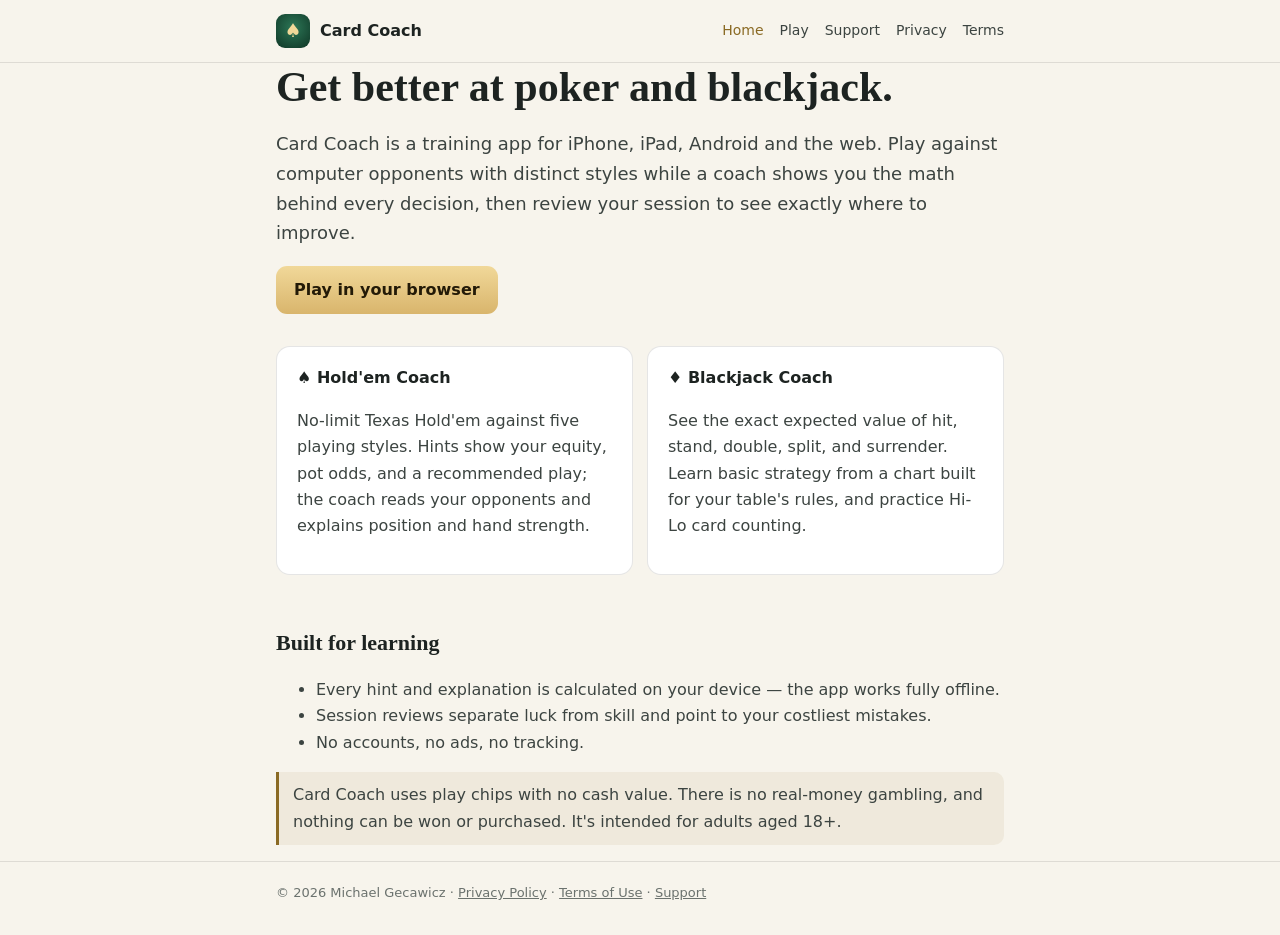
<file: index.html>
<!doctype html>
<html lang="en">
<head>
  <meta charset="utf-8">
  <meta name="viewport" content="width=device-width, initial-scale=1">
  <title>Card Coach</title>
  <meta name="description" content="Card Coach is a poker and blackjack trainer for iPhone and iPad with a built-in coach that shows the math behind every decision.">
  <link rel="stylesheet" href="style.css">
</head>
<body>
  <header class="site">
    <div class="wrap">
      <a class="brand" href="index.html"><span class="mark">♠</span> Card Coach</a>
      <nav>
        <a href="index.html" aria-current="page">Home</a>
        <a href="play/">Play</a>
        <a href="support.html">Support</a>
        <a href="privacy.html">Privacy</a>
        <a href="terms.html">Terms</a>
      </nav>
    </div>
  </header>
  <main class="wrap">
    <h1>Get better at poker and blackjack.</h1>
    <p class="lede">Card Coach is a training app for iPhone, iPad, Android and the web. Play against computer opponents with distinct styles while a coach shows you the math behind every decision, then review your session to see exactly where to improve.</p>
    <p><a class="button" href="play/">Play in your browser</a></p>

    <div class="grid">
      <div class="card">
        <h3>♠ Hold'em Coach</h3>
        <p>No-limit Texas Hold'em against five playing styles. Hints show your equity, pot odds, and a recommended play; the coach reads your opponents and explains position and hand strength.</p>
      </div>
      <div class="card">
        <h3>♦ Blackjack Coach</h3>
        <p>See the exact expected value of hit, stand, double, split, and surrender. Learn basic strategy from a chart built for your table's rules, and practice Hi-Lo card counting.</p>
      </div>
    </div>

    <h2>Built for learning</h2>
    <ul>
      <li>Every hint and explanation is calculated on your device — the app works fully offline.</li>
      <li>Session reviews separate luck from skill and point to your costliest mistakes.</li>
      <li>No accounts, no ads, no tracking.</li>
    </ul>

    <p class="note">Card Coach uses play chips with no cash value. There is no real-money gambling, and nothing can be won or purchased. It's intended for adults aged 18+.</p>
  </main>
  <footer class="site">
    <div class="wrap">© 2026 Michael Gecawicz · <a href="privacy.html">Privacy Policy</a> · <a href="terms.html">Terms of Use</a> · <a href="support.html">Support</a></div>
  </footer>
</body>
</html>
</file>
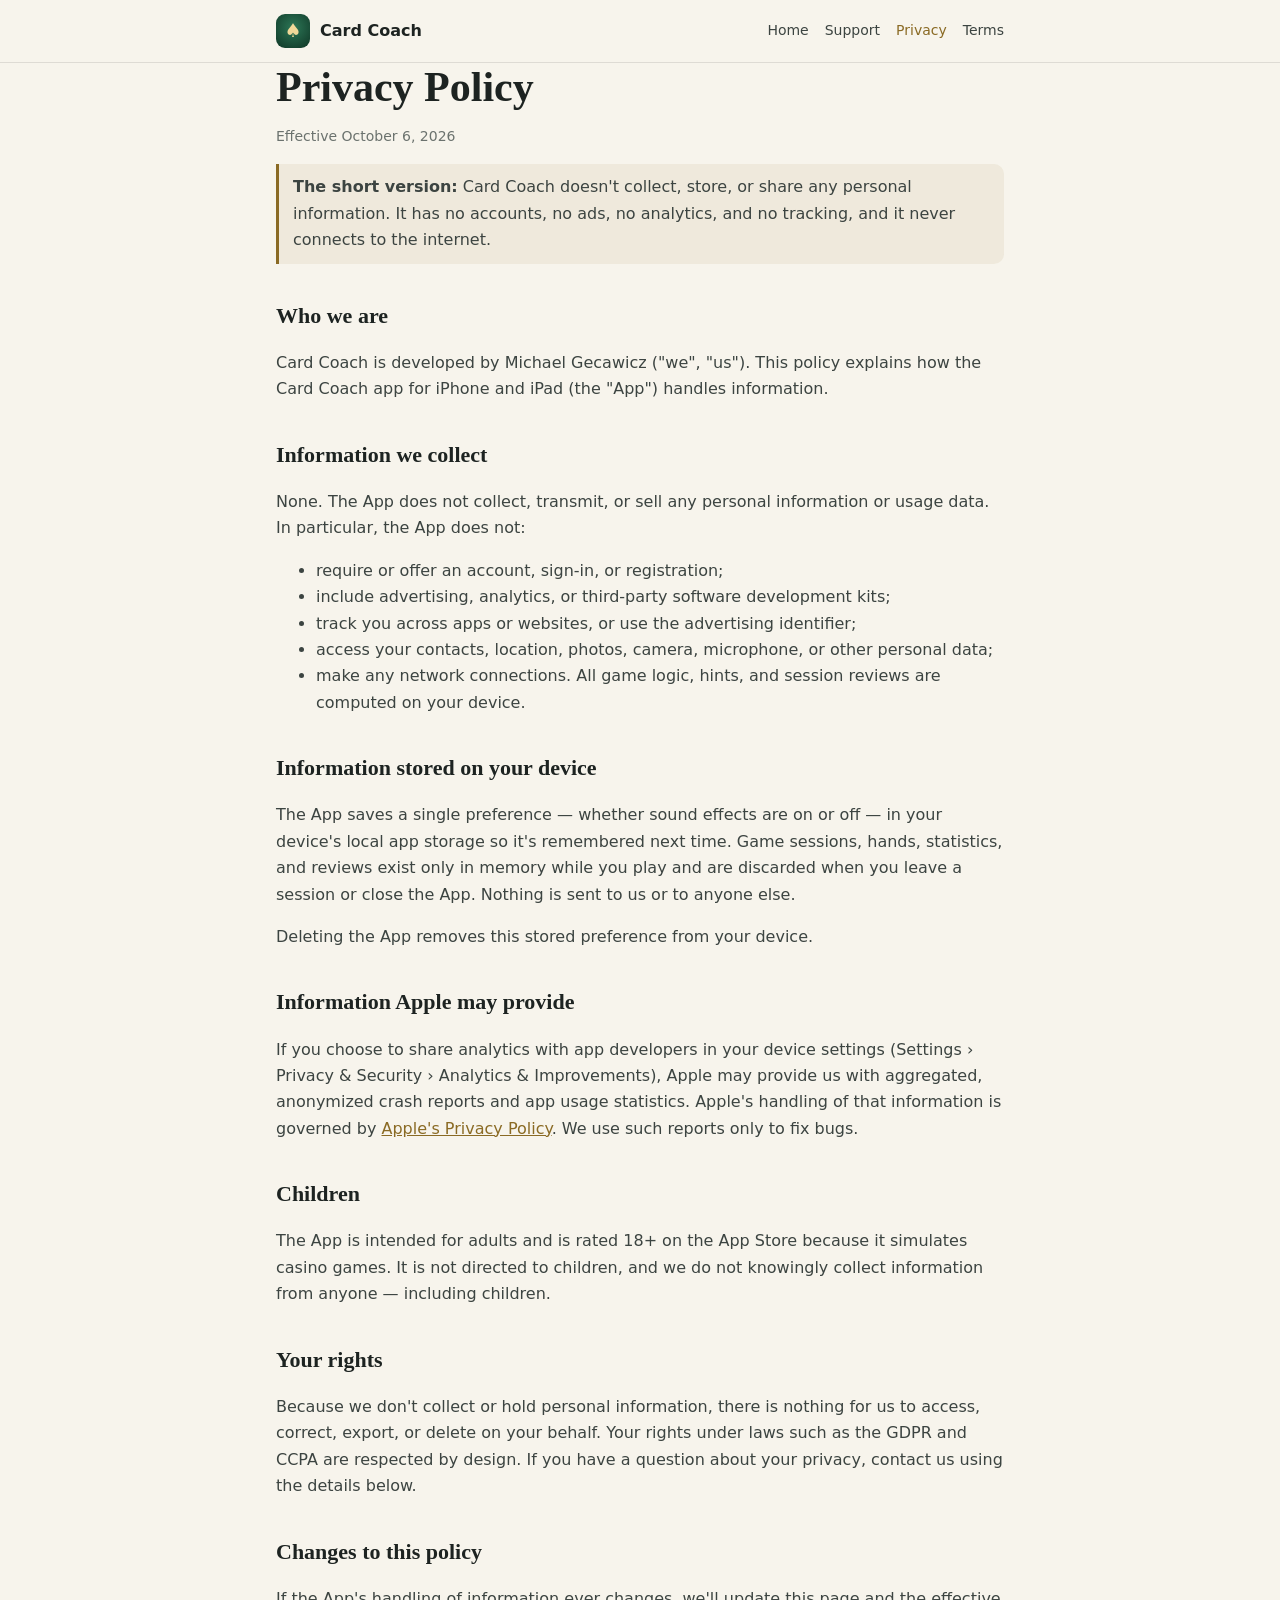
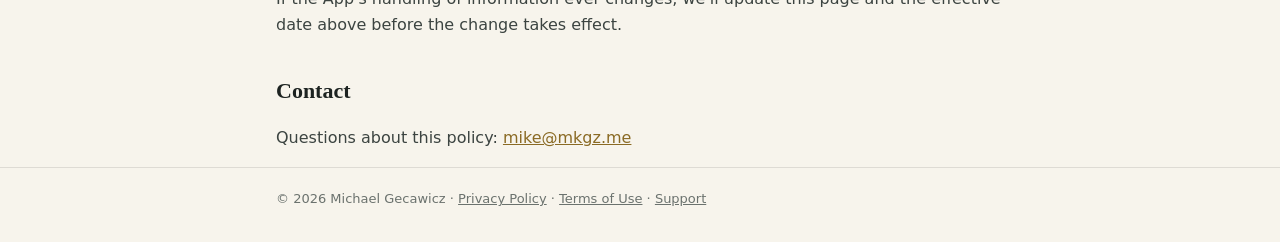
<file: privacy.html>
<!doctype html>
<html lang="en">
<head>
  <meta charset="utf-8">
  <meta name="viewport" content="width=device-width, initial-scale=1">
  <title>Privacy Policy · Card Coach</title>
  <meta name="description" content="Card Coach collects no personal data. Read the full privacy policy.">
  <link rel="stylesheet" href="style.css">
</head>
<body>
  <header class="site">
    <div class="wrap">
      <a class="brand" href="index.html"><span class="mark">♠</span> Card Coach</a>
      <nav>
        <a href="index.html">Home</a>
        <a href="support.html">Support</a>
        <a href="privacy.html" aria-current="page">Privacy</a>
        <a href="terms.html">Terms</a>
      </nav>
    </div>
  </header>
  <main class="wrap">
    <h1>Privacy Policy</h1>
    <p class="meta">Effective October 6, 2026</p>

    <p class="note"><strong>The short version:</strong> Card Coach doesn't collect, store, or share any personal information. It has no accounts, no ads, no analytics, and no tracking, and it never connects to the internet.</p>

    <h2>Who we are</h2>
    <p>Card Coach is developed by Michael Gecawicz ("we", "us"). This policy explains how the Card Coach app for iPhone and iPad (the "App") handles information.</p>

    <h2>Information we collect</h2>
    <p>None. The App does not collect, transmit, or sell any personal information or usage data. In particular, the App does not:</p>
    <ul>
      <li>require or offer an account, sign-in, or registration;</li>
      <li>include advertising, analytics, or third-party software development kits;</li>
      <li>track you across apps or websites, or use the advertising identifier;</li>
      <li>access your contacts, location, photos, camera, microphone, or other personal data;</li>
      <li>make any network connections. All game logic, hints, and session reviews are computed on your device.</li>
    </ul>

    <h2>Information stored on your device</h2>
    <p>The App saves a single preference — whether sound effects are on or off — in your device's local app storage so it's remembered next time. Game sessions, hands, statistics, and reviews exist only in memory while you play and are discarded when you leave a session or close the App. Nothing is sent to us or to anyone else.</p>
    <p>Deleting the App removes this stored preference from your device.</p>

    <h2>Information Apple may provide</h2>
    <p>If you choose to share analytics with app developers in your device settings (Settings › Privacy &amp; Security › Analytics &amp; Improvements), Apple may provide us with aggregated, anonymized crash reports and app usage statistics. Apple's handling of that information is governed by <a href="https://www.apple.com/legal/privacy/">Apple's Privacy Policy</a>. We use such reports only to fix bugs.</p>

    <h2>Children</h2>
    <p>The App is intended for adults and is rated 18+ on the App Store because it simulates casino games. It is not directed to children, and we do not knowingly collect information from anyone — including children.</p>

    <h2>Your rights</h2>
    <p>Because we don't collect or hold personal information, there is nothing for us to access, correct, export, or delete on your behalf. Your rights under laws such as the GDPR and CCPA are respected by design. If you have a question about your privacy, contact us using the details below.</p>

    <h2>Changes to this policy</h2>
    <p>If the App's handling of information ever changes, we'll update this page and the effective date above before the change takes effect.</p>

    <h2>Contact</h2>
    <p>Questions about this policy: <a href="mailto:mike@mkgz.me">mike@mkgz.me</a></p>
  </main>
  <footer class="site">
    <div class="wrap">© 2026 Michael Gecawicz · <a href="privacy.html">Privacy Policy</a> · <a href="terms.html">Terms of Use</a> · <a href="support.html">Support</a></div>
  </footer>
</body>
</html>
</file>
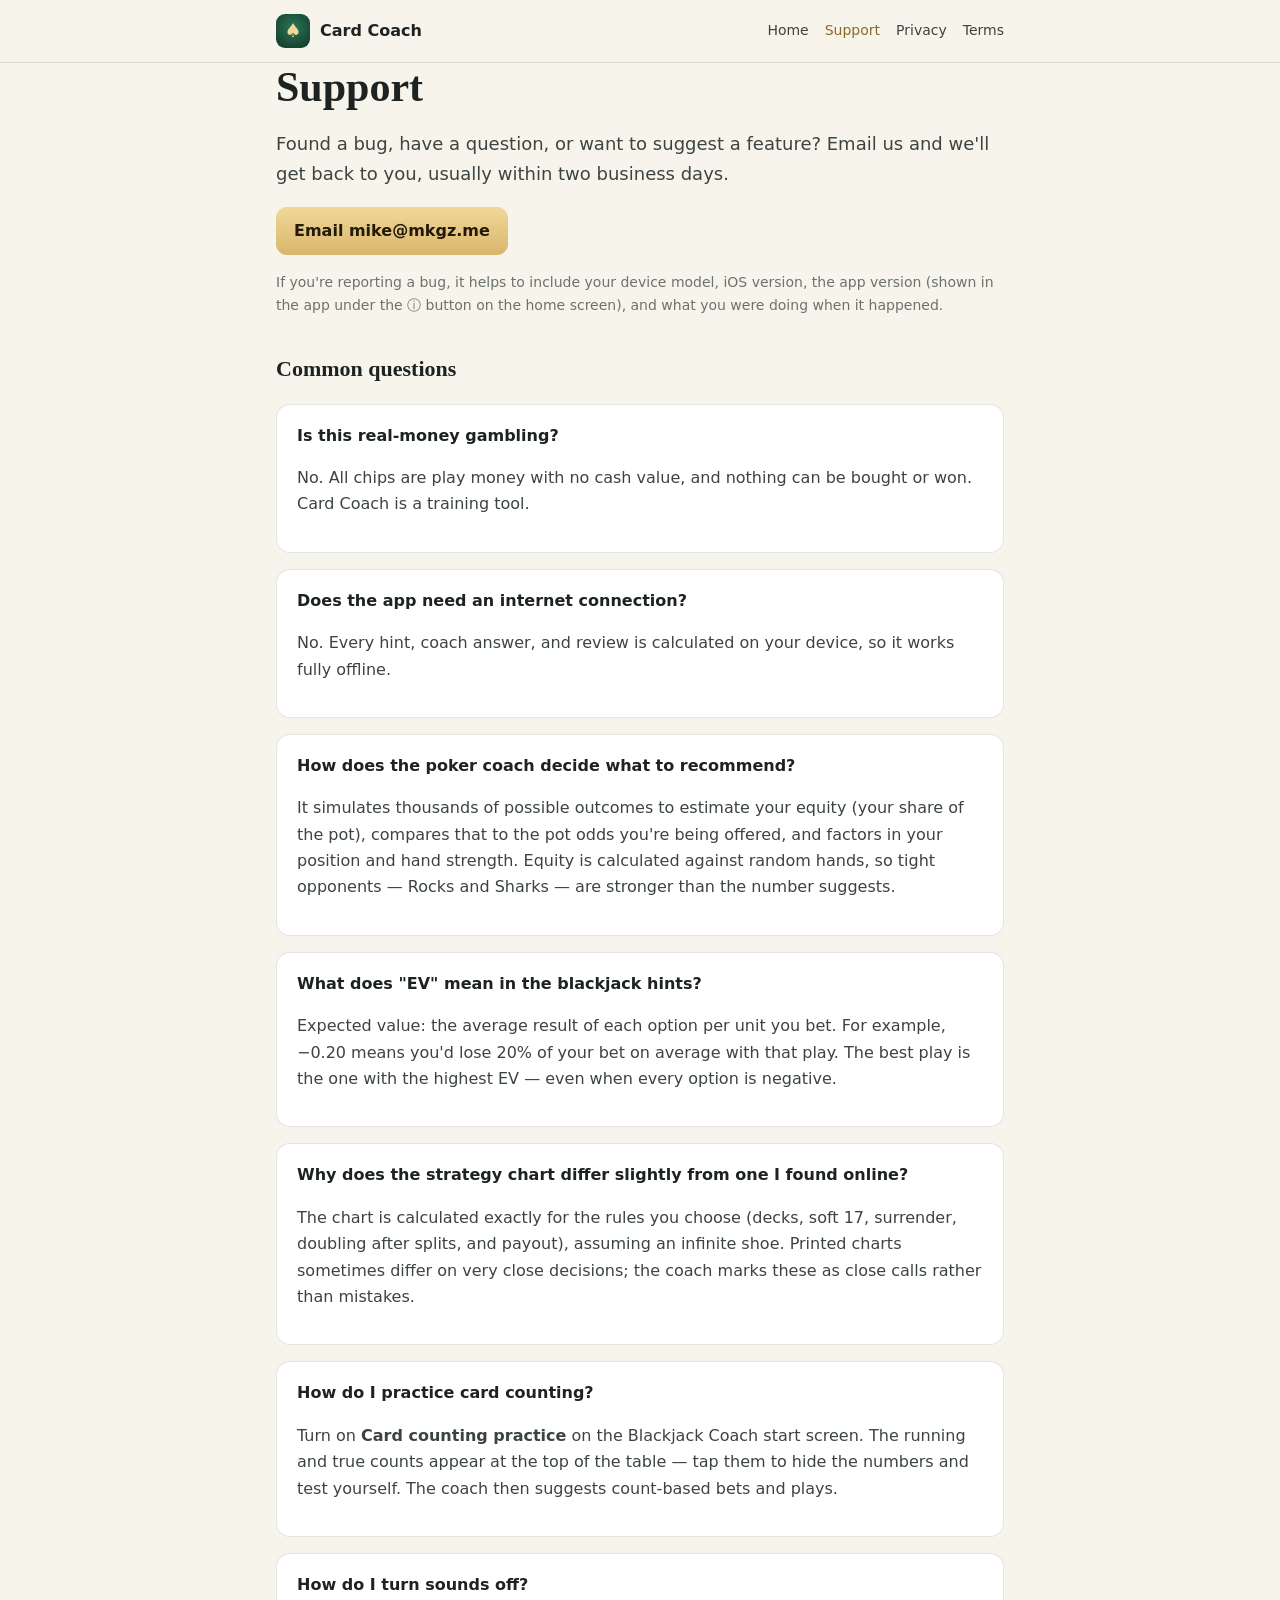
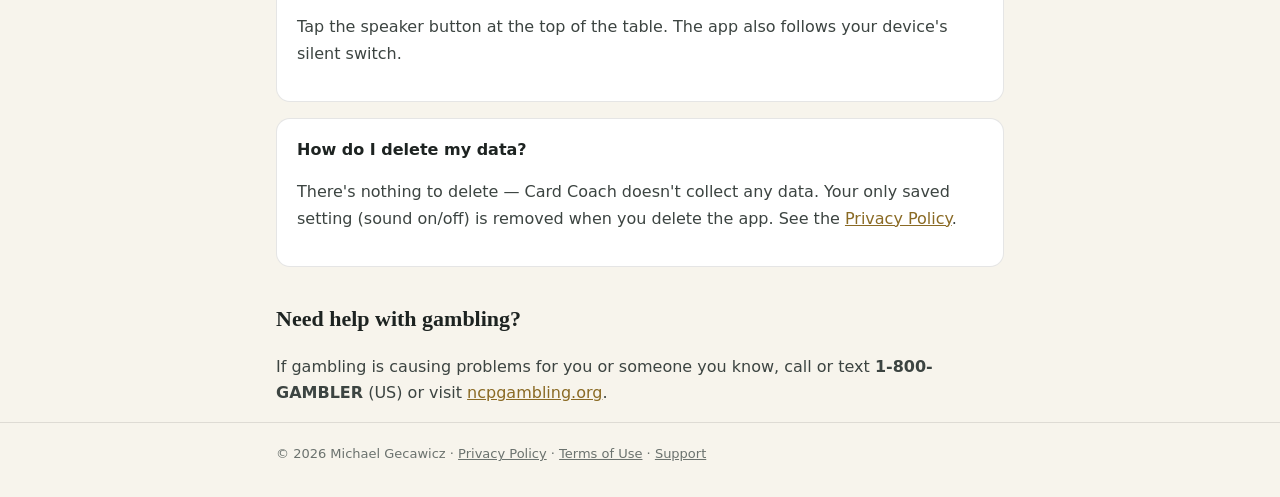
<file: support.html>
<!doctype html>
<html lang="en">
<head>
  <meta charset="utf-8">
  <meta name="viewport" content="width=device-width, initial-scale=1">
  <title>Support · Card Coach</title>
  <meta name="description" content="Get help with Card Coach: contact support and answers to common questions about the poker and blackjack coaches.">
  <link rel="stylesheet" href="style.css">
</head>
<body>
  <header class="site">
    <div class="wrap">
      <a class="brand" href="index.html"><span class="mark">♠</span> Card Coach</a>
      <nav>
        <a href="index.html">Home</a>
        <a href="support.html" aria-current="page">Support</a>
        <a href="privacy.html">Privacy</a>
        <a href="terms.html">Terms</a>
      </nav>
    </div>
  </header>
  <main class="wrap">
    <h1>Support</h1>
    <p class="lede">Found a bug, have a question, or want to suggest a feature? Email us and we'll get back to you, usually within two business days.</p>
    <p><a class="button" href="mailto:mike@mkgz.me?subject=Card%20Coach%20support">Email mike@mkgz.me</a></p>
    <p class="meta">If you're reporting a bug, it helps to include your device model, iOS version, the app version (shown in the app under the ⓘ button on the home screen), and what you were doing when it happened.</p>

    <h2>Common questions</h2>

    <div class="card">
      <h3>Is this real-money gambling?</h3>
      <p>No. All chips are play money with no cash value, and nothing can be bought or won. Card Coach is a training tool.</p>
    </div>

    <div class="card">
      <h3>Does the app need an internet connection?</h3>
      <p>No. Every hint, coach answer, and review is calculated on your device, so it works fully offline.</p>
    </div>

    <div class="card">
      <h3>How does the poker coach decide what to recommend?</h3>
      <p>It simulates thousands of possible outcomes to estimate your equity (your share of the pot), compares that to the pot odds you're being offered, and factors in your position and hand strength. Equity is calculated against random hands, so tight opponents — Rocks and Sharks — are stronger than the number suggests.</p>
    </div>

    <div class="card">
      <h3>What does "EV" mean in the blackjack hints?</h3>
      <p>Expected value: the average result of each option per unit you bet. For example, −0.20 means you'd lose 20% of your bet on average with that play. The best play is the one with the highest EV — even when every option is negative.</p>
    </div>

    <div class="card">
      <h3>Why does the strategy chart differ slightly from one I found online?</h3>
      <p>The chart is calculated exactly for the rules you choose (decks, soft 17, surrender, doubling after splits, and payout), assuming an infinite shoe. Printed charts sometimes differ on very close decisions; the coach marks these as close calls rather than mistakes.</p>
    </div>

    <div class="card">
      <h3>How do I practice card counting?</h3>
      <p>Turn on <strong>Card counting practice</strong> on the Blackjack Coach start screen. The running and true counts appear at the top of the table — tap them to hide the numbers and test yourself. The coach then suggests count-based bets and plays.</p>
    </div>

    <div class="card">
      <h3>How do I turn sounds off?</h3>
      <p>Tap the speaker button at the top of the table. The app also follows your device's silent switch.</p>
    </div>

    <div class="card">
      <h3>How do I delete my data?</h3>
      <p>There's nothing to delete — Card Coach doesn't collect any data. Your only saved setting (sound on/off) is removed when you delete the app. See the <a href="privacy.html">Privacy Policy</a>.</p>
    </div>

    <h2>Need help with gambling?</h2>
    <p>If gambling is causing problems for you or someone you know, call or text <strong>1-800-GAMBLER</strong> (US) or visit <a href="https://www.ncpgambling.org/">ncpgambling.org</a>.</p>
  </main>
  <footer class="site">
    <div class="wrap">© 2026 Michael Gecawicz · <a href="privacy.html">Privacy Policy</a> · <a href="terms.html">Terms of Use</a> · <a href="support.html">Support</a></div>
  </footer>
</body>
</html>
</file>
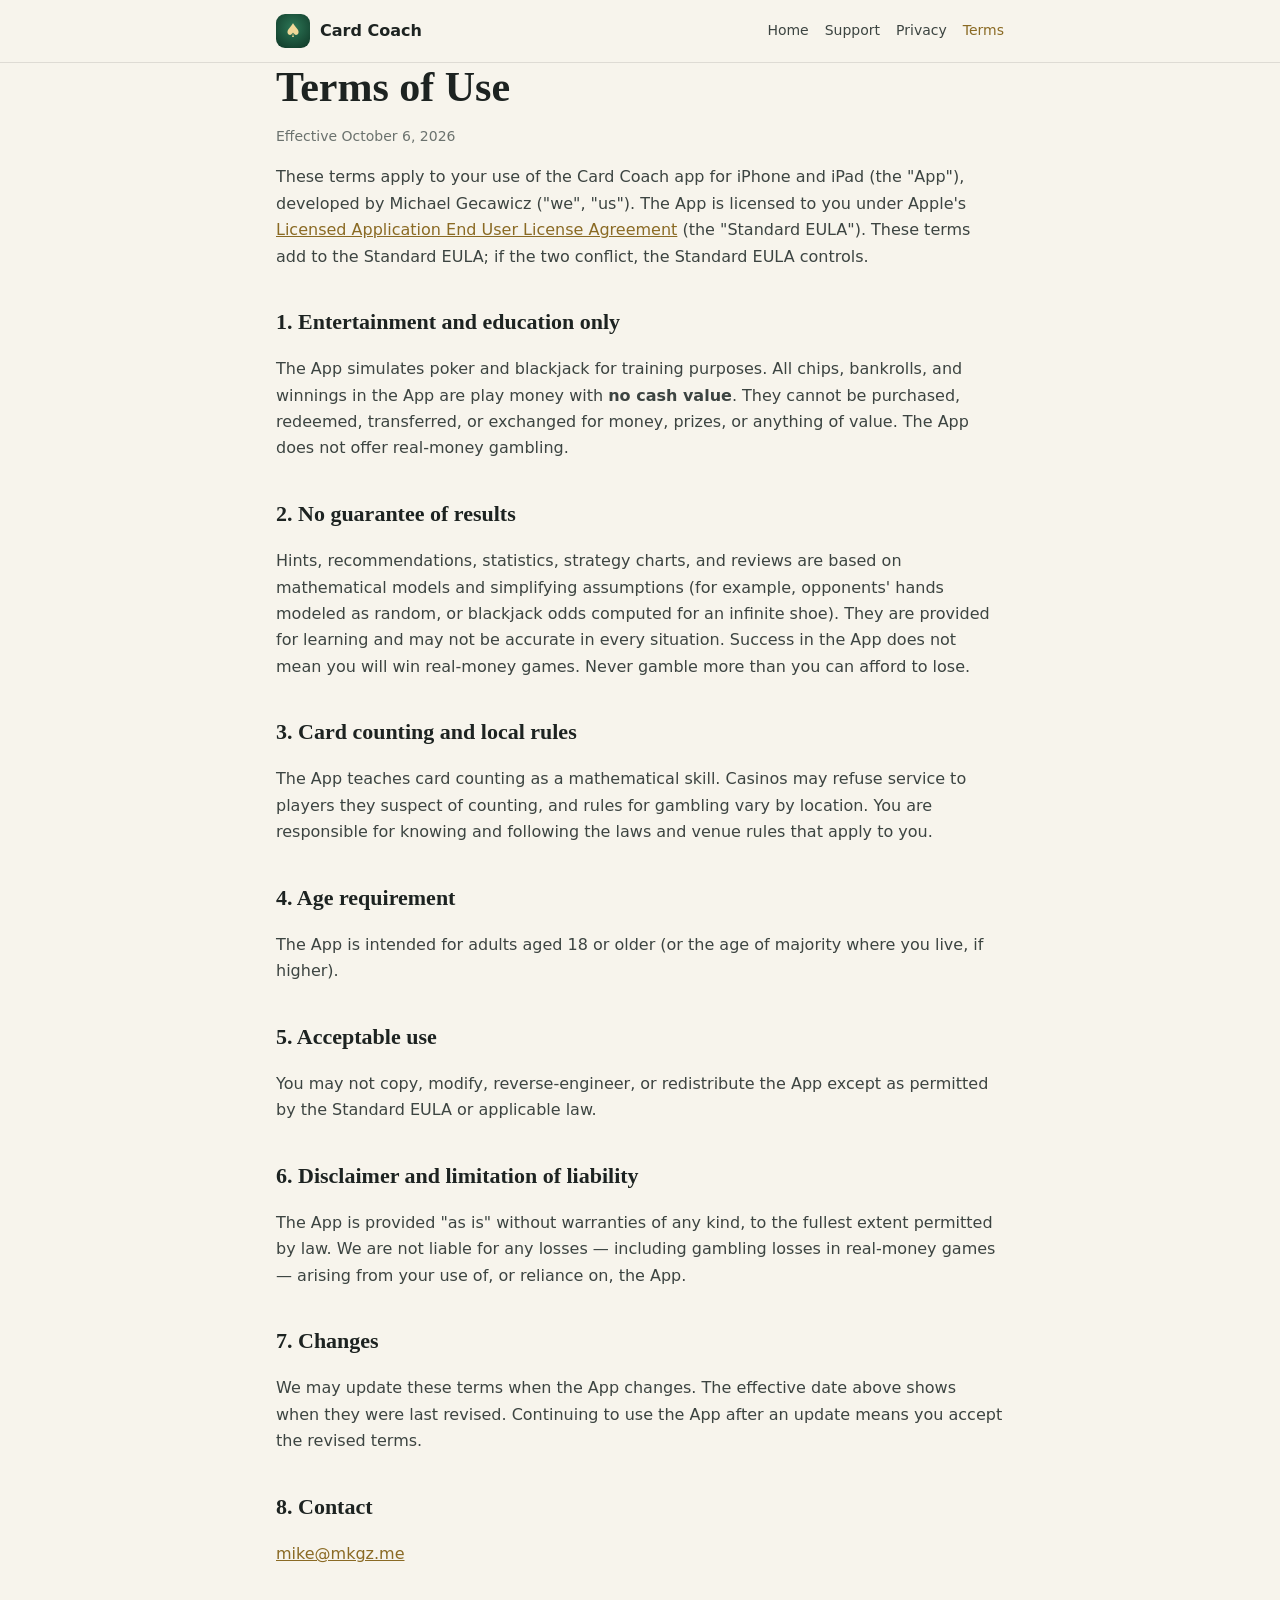
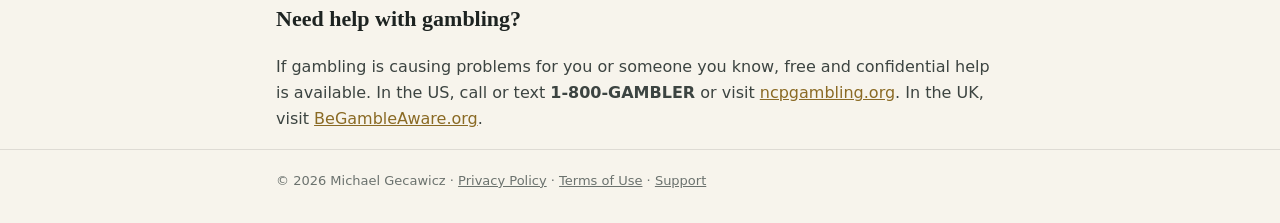
<file: terms.html>
<!doctype html>
<html lang="en">
<head>
  <meta charset="utf-8">
  <meta name="viewport" content="width=device-width, initial-scale=1">
  <title>Terms of Use · Card Coach</title>
  <meta name="description" content="Terms of use for the Card Coach poker and blackjack training app.">
  <link rel="stylesheet" href="style.css">
</head>
<body>
  <header class="site">
    <div class="wrap">
      <a class="brand" href="index.html"><span class="mark">♠</span> Card Coach</a>
      <nav>
        <a href="index.html">Home</a>
        <a href="support.html">Support</a>
        <a href="privacy.html">Privacy</a>
        <a href="terms.html" aria-current="page">Terms</a>
      </nav>
    </div>
  </header>
  <main class="wrap">
    <h1>Terms of Use</h1>
    <p class="meta">Effective October 6, 2026</p>

    <p>These terms apply to your use of the Card Coach app for iPhone and iPad (the "App"), developed by Michael Gecawicz ("we", "us"). The App is licensed to you under Apple's <a href="https://www.apple.com/legal/internet-services/itunes/dev/stdeula/">Licensed Application End User License Agreement</a> (the "Standard EULA"). These terms add to the Standard EULA; if the two conflict, the Standard EULA controls.</p>

    <h2>1. Entertainment and education only</h2>
    <p>The App simulates poker and blackjack for training purposes. All chips, bankrolls, and winnings in the App are play money with <strong>no cash value</strong>. They cannot be purchased, redeemed, transferred, or exchanged for money, prizes, or anything of value. The App does not offer real-money gambling.</p>

    <h2>2. No guarantee of results</h2>
    <p>Hints, recommendations, statistics, strategy charts, and reviews are based on mathematical models and simplifying assumptions (for example, opponents' hands modeled as random, or blackjack odds computed for an infinite shoe). They are provided for learning and may not be accurate in every situation. Success in the App does not mean you will win real-money games. Never gamble more than you can afford to lose.</p>

    <h2>3. Card counting and local rules</h2>
    <p>The App teaches card counting as a mathematical skill. Casinos may refuse service to players they suspect of counting, and rules for gambling vary by location. You are responsible for knowing and following the laws and venue rules that apply to you.</p>

    <h2>4. Age requirement</h2>
    <p>The App is intended for adults aged 18 or older (or the age of majority where you live, if higher).</p>

    <h2>5. Acceptable use</h2>
    <p>You may not copy, modify, reverse-engineer, or redistribute the App except as permitted by the Standard EULA or applicable law.</p>

    <h2>6. Disclaimer and limitation of liability</h2>
    <p>The App is provided "as is" without warranties of any kind, to the fullest extent permitted by law. We are not liable for any losses — including gambling losses in real-money games — arising from your use of, or reliance on, the App.</p>

    <h2>7. Changes</h2>
    <p>We may update these terms when the App changes. The effective date above shows when they were last revised. Continuing to use the App after an update means you accept the revised terms.</p>

    <h2>8. Contact</h2>
    <p><a href="mailto:mike@mkgz.me">mike@mkgz.me</a></p>

    <h2>Need help with gambling?</h2>
    <p>If gambling is causing problems for you or someone you know, free and confidential help is available. In the US, call or text <strong>1-800-GAMBLER</strong> or visit <a href="https://www.ncpgambling.org/">ncpgambling.org</a>. In the UK, visit <a href="https://www.begambleaware.org/">BeGambleAware.org</a>.</p>
  </main>
  <footer class="site">
    <div class="wrap">© 2026 Michael Gecawicz · <a href="privacy.html">Privacy Policy</a> · <a href="terms.html">Terms of Use</a> · <a href="support.html">Support</a></div>
  </footer>
</body>
</html>
</file>
<file: style.css>
:root {
  --bg: #0a0e0d;
  --panel: #141a19;
  --line: rgba(255, 255, 255, 0.1);
  --text: #ece6d6;
  --text-2: #c3bfb2;
  --muted: #8d968f;
  --accent: #d9b56c;
  --accent-2: #f1d899;
  --felt: #1b553d;
  color-scheme: dark;
}
@media (prefers-color-scheme: light) {
  :root:not([data-theme="dark"]) {
    --bg: #f7f4ec;
    --panel: #ffffff;
    --line: rgba(0, 0, 0, 0.1);
    --text: #1d2321;
    --text-2: #3c4441;
    --muted: #6b726e;
    --accent: #8a6a24;
    --accent-2: #6f541a;
    --felt: #2c7656;
    color-scheme: light;
  }
}
* { box-sizing: border-box; }
body {
  margin: 0;
  background: var(--bg);
  color: var(--text);
  font: 16px/1.65 -apple-system, BlinkMacSystemFont, "Segoe UI", system-ui, sans-serif;
  -webkit-font-smoothing: antialiased;
}
a { color: var(--accent); }
a:hover { color: var(--accent-2); }
.wrap { max-width: 760px; margin: 0 auto; padding: 0 16px; }
header.site {
  border-bottom: 1px solid var(--line);
  padding: 14px 0;
}
header.site .wrap { display: flex; align-items: center; justify-content: space-between; gap: 12px; flex-wrap: wrap; }
.brand { display: flex; align-items: center; gap: 10px; color: var(--text); text-decoration: none; font-weight: 700; }
.brand .mark {
  width: 34px; height: 34px; border-radius: 9px; display: grid; place-items: center;
  background: radial-gradient(circle at 50% 40%, #2c7656, #0f3626); color: #f1d899; font-size: 19px;
}
nav { display: flex; gap: 16px; flex-wrap: wrap; font-size: 14px; }
nav a { color: var(--text-2); text-decoration: none; }
nav a[aria-current="page"], nav a:hover { color: var(--accent); }
main { padding: 36px 0 56px; }
h1 { font-family: ui-serif, Georgia, serif; font-size: clamp(30px, 6vw, 42px); line-height: 1.15; margin: 0 0 8px; }
h2 { font-family: ui-serif, Georgia, serif; font-size: 22px; margin: 34px 0 8px; }
h3 { font-size: 16px; margin: 22px 0 4px; }
p, li { color: var(--text-2); }
.lede { font-size: 18px; color: var(--text-2); }
.meta { color: var(--muted); font-size: 14px; }
.card {
  background: var(--panel); border: 1px solid var(--line); border-radius: 14px; padding: 18px 20px; margin: 16px 0;
}
.card h3:first-child { margin-top: 0; }
.grid { display: grid; grid-template-columns: repeat(auto-fit, minmax(220px, 1fr)); gap: 14px; }
.note {
  border-left: 3px solid var(--accent); padding: 10px 14px; background: color-mix(in srgb, var(--accent) 8%, transparent);
  border-radius: 0 10px 10px 0; color: var(--text-2);
}
.button {
  display: inline-block; padding: 11px 18px; border-radius: 11px; font-weight: 700; text-decoration: none;
  background: linear-gradient(180deg, #f1d899, #d9b56c); color: #231a07;
}
footer.site { border-top: 1px solid var(--line); padding: 20px 0 32px; color: var(--muted); font-size: 13px; }
footer.site a { color: var(--muted); }
</file>
